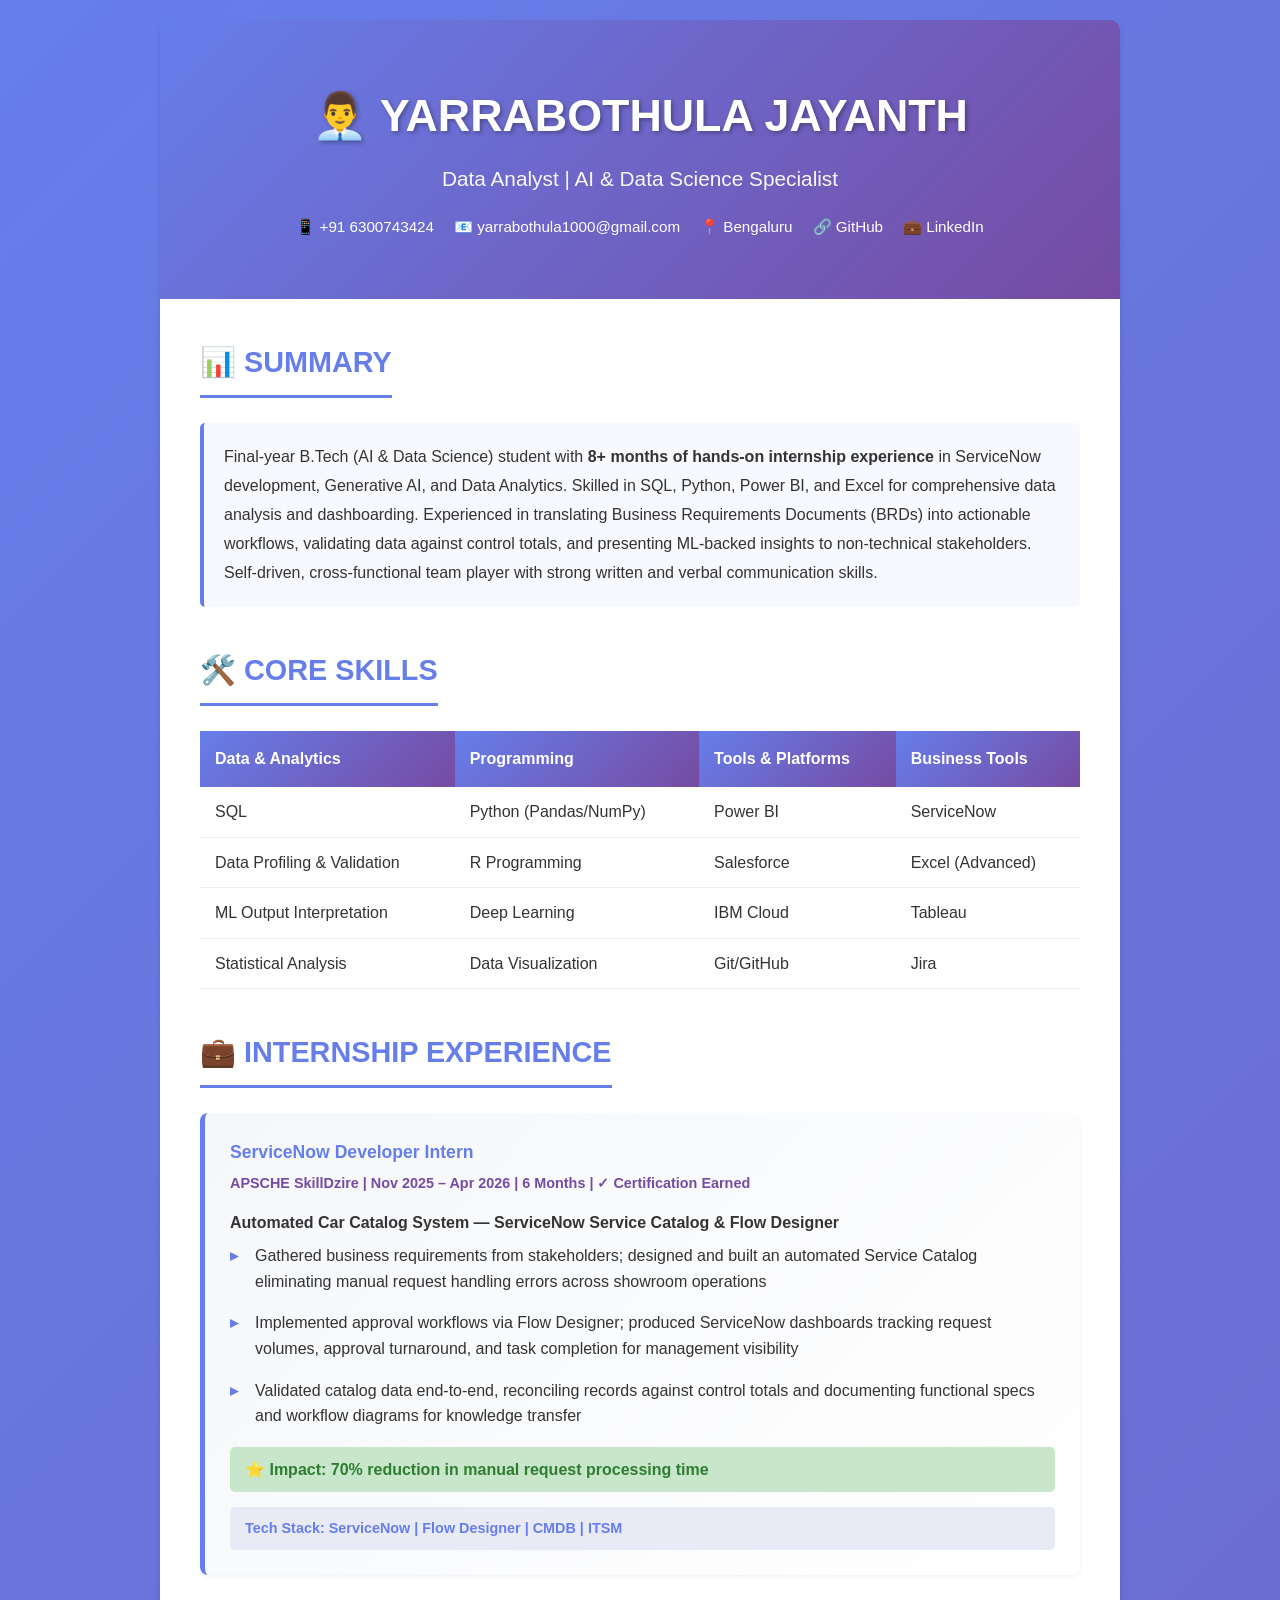
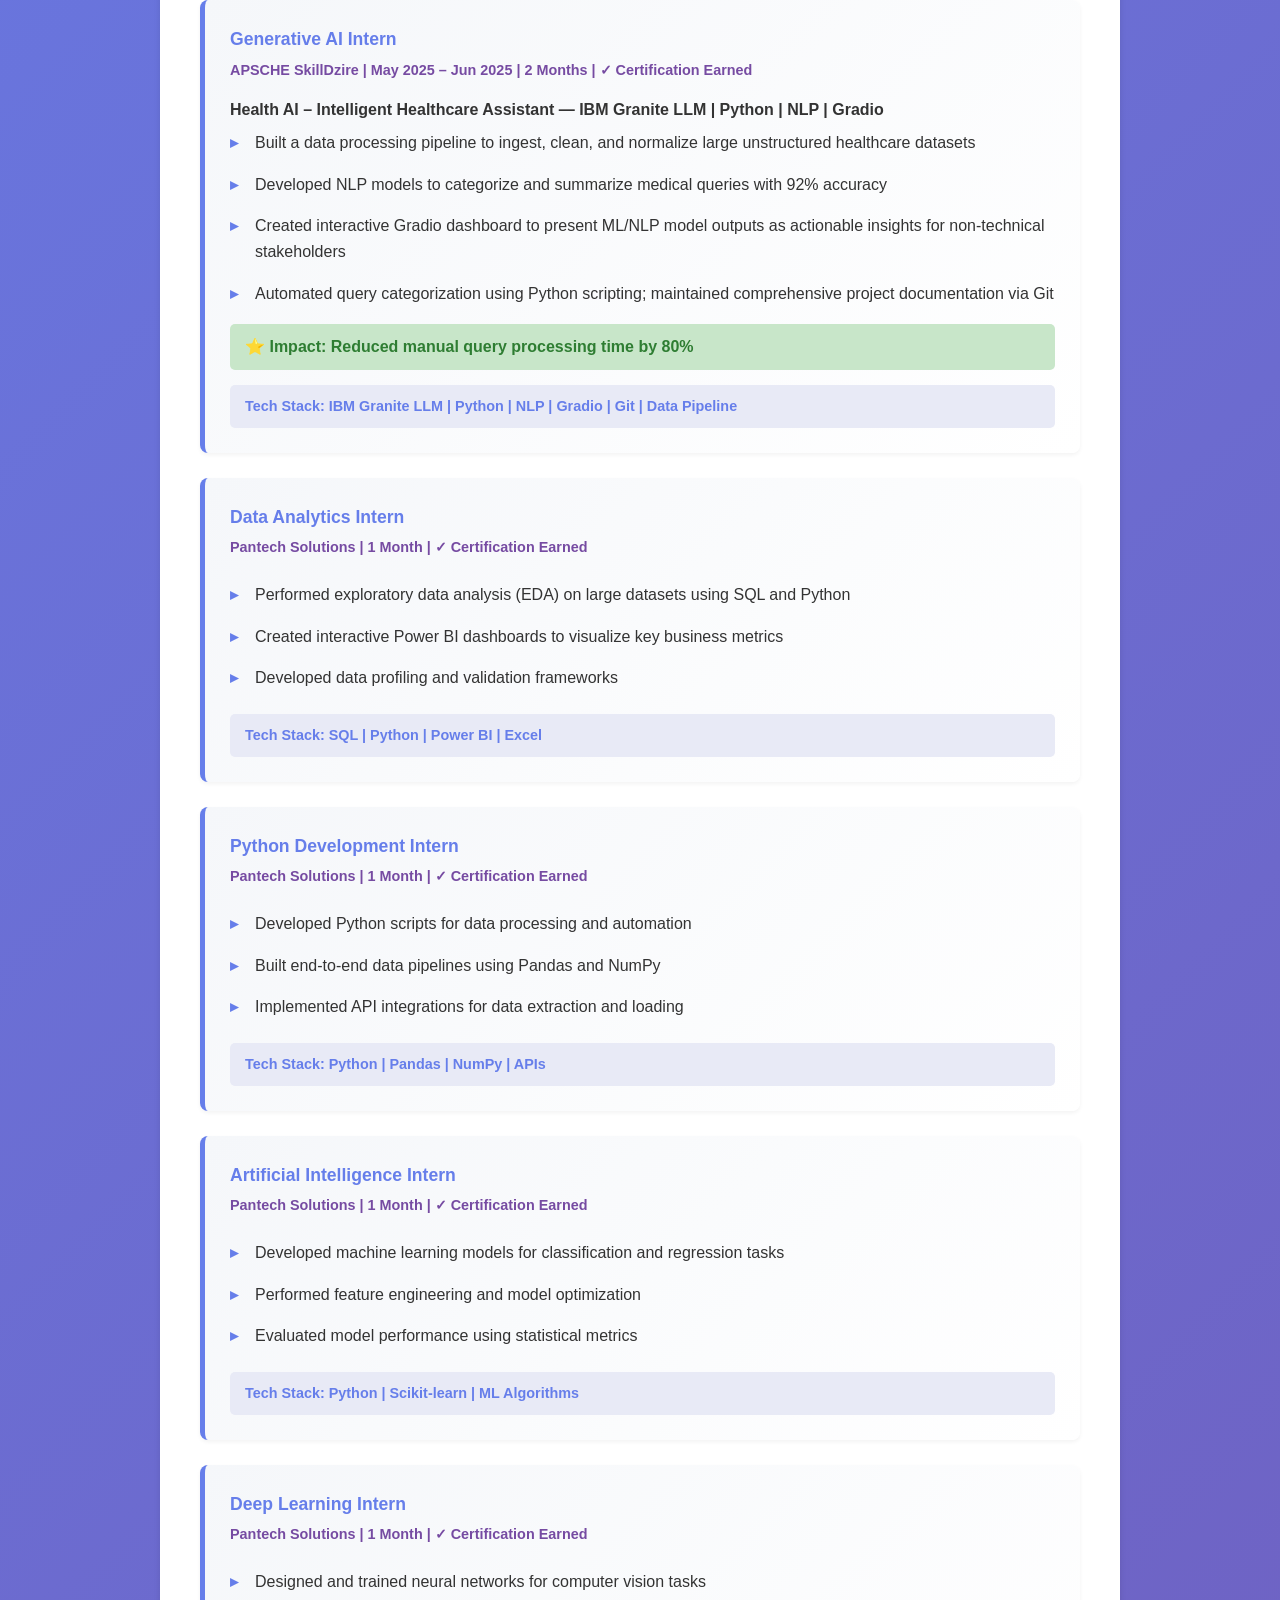
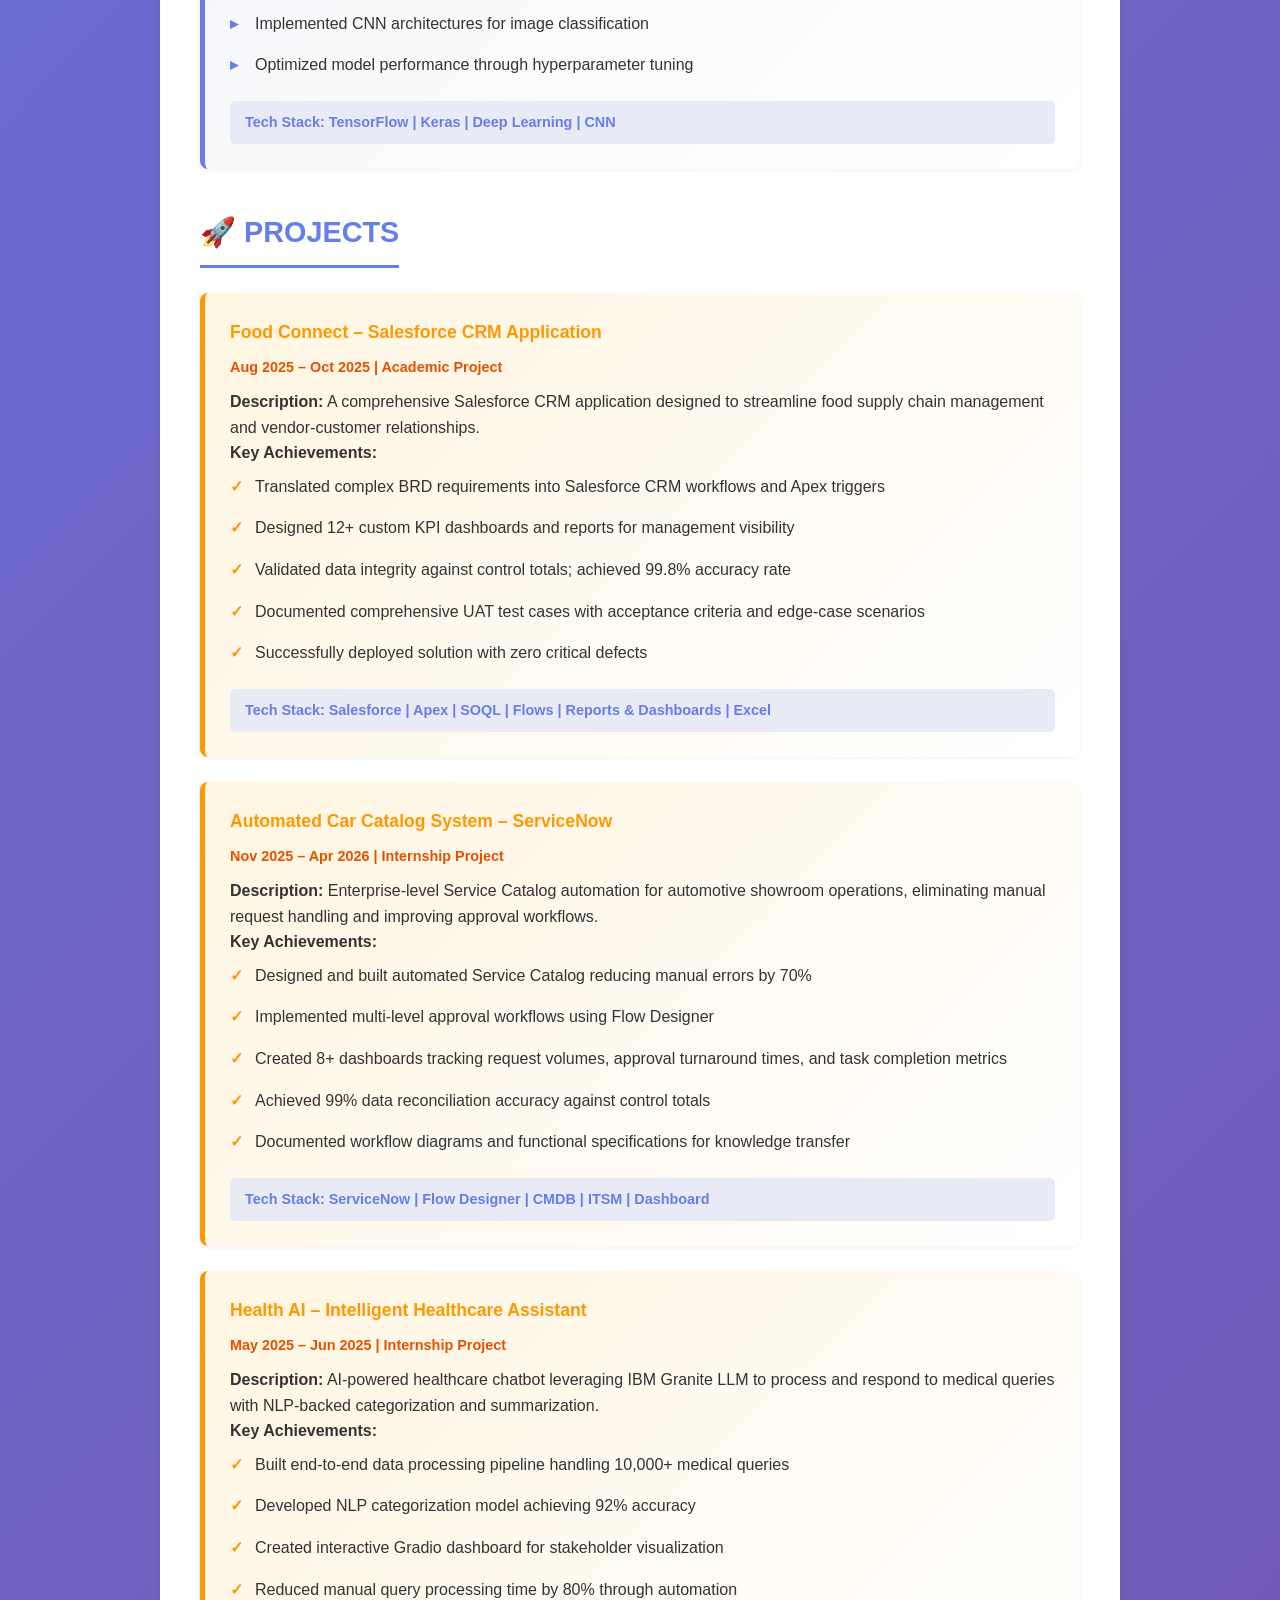
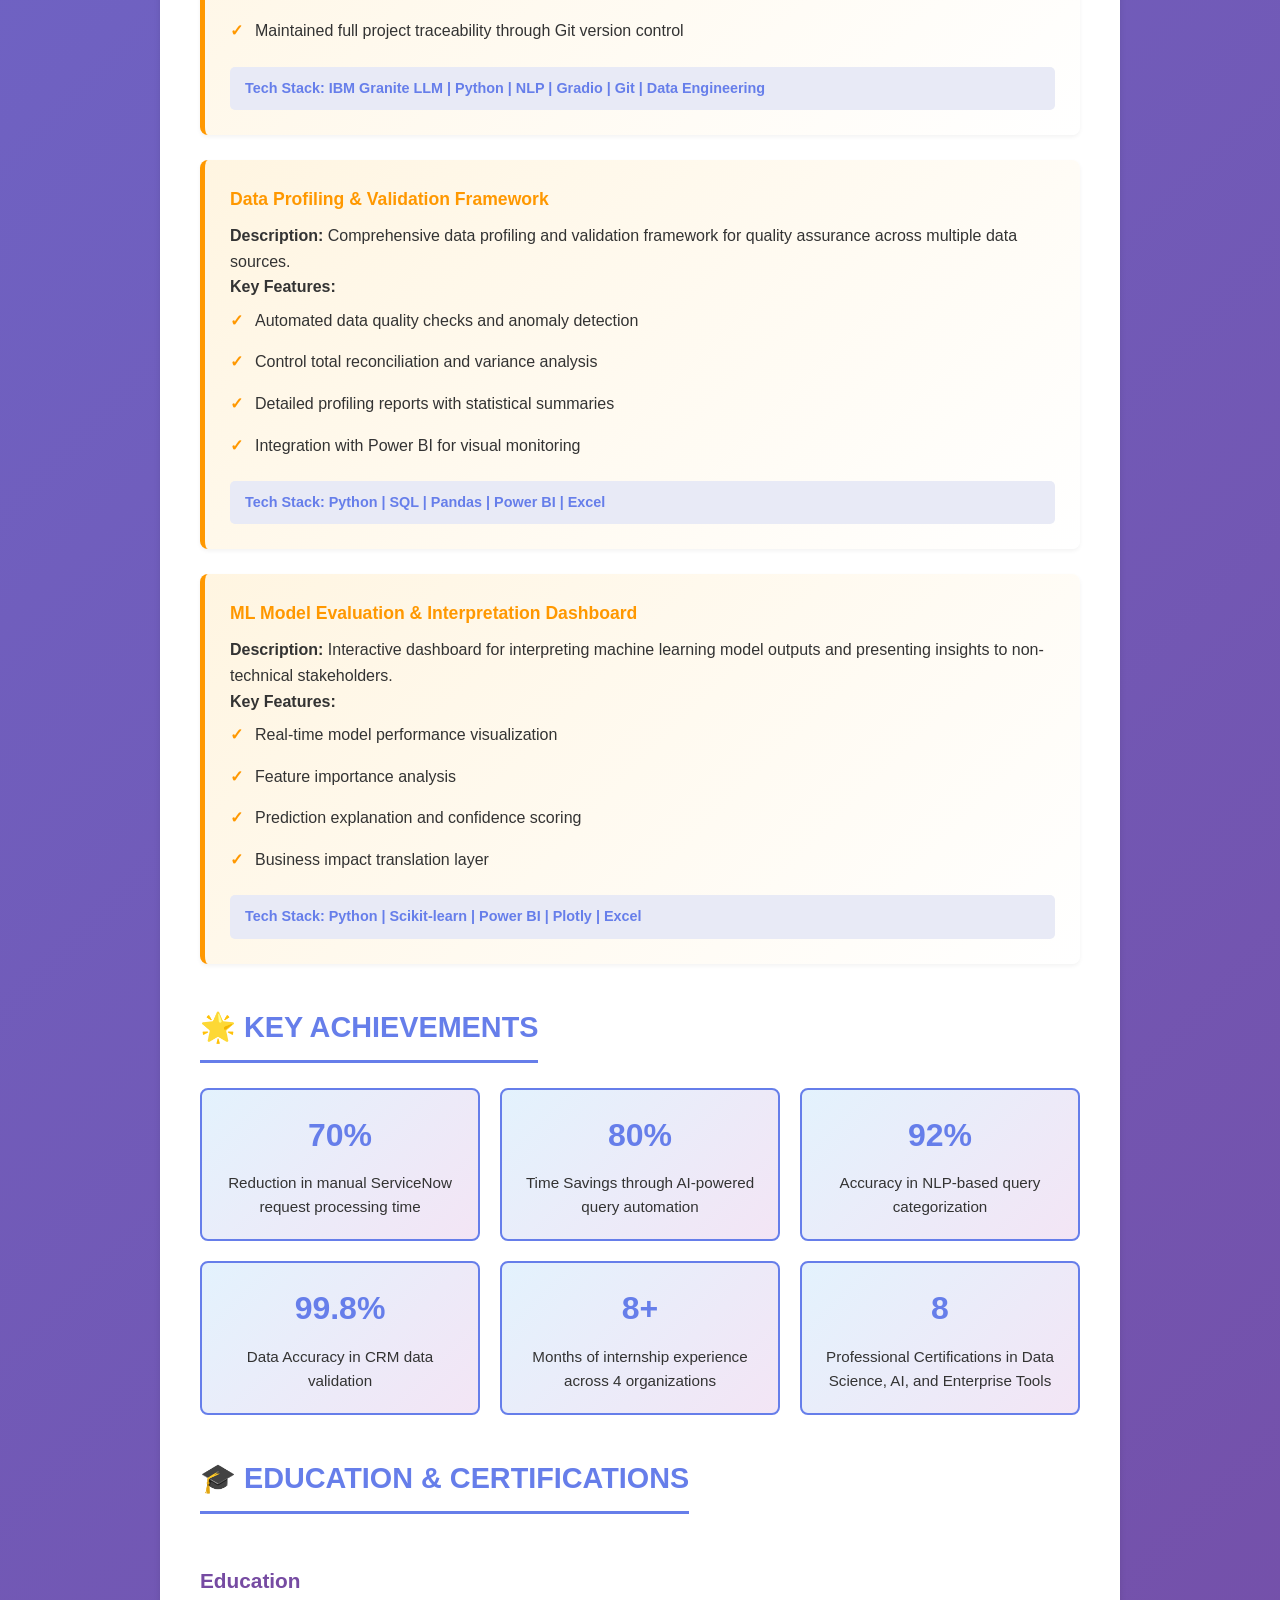
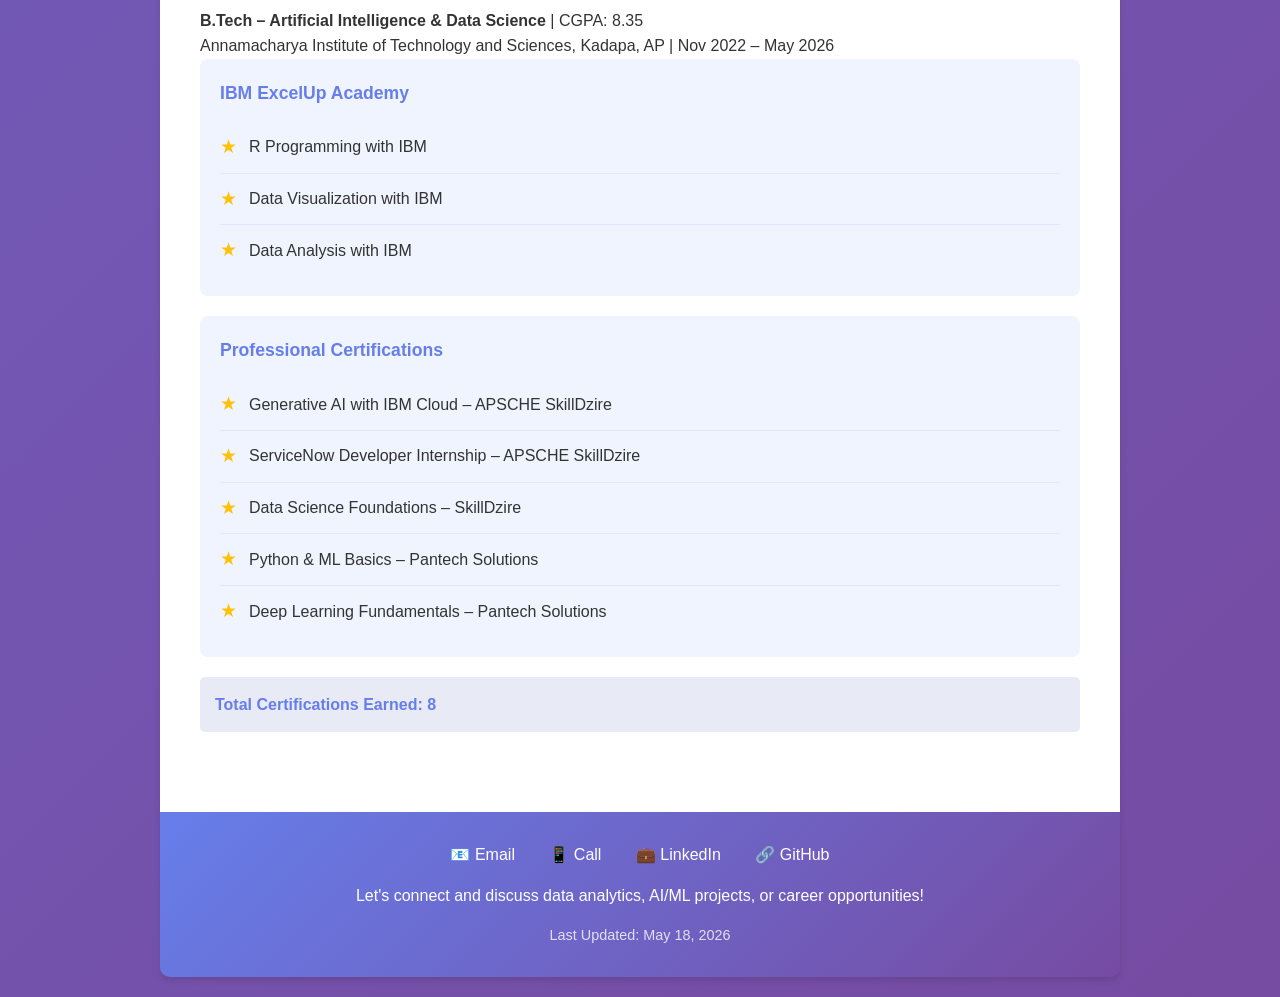
<file: portfolio.html>
<!DOCTYPE html>
<html lang="en">
<head>
    <meta charset="UTF-8">
    <meta name="viewport" content="width=device-width, initial-scale=1.0">
    <title>Yarrabothula Jayanth - Data Analyst & AI Specialist</title>
    <style>
        * {
            margin: 0;
            padding: 0;
            box-sizing: border-box;
        }

        body {
            font-family: 'Segoe UI', Tahoma, Geneva, Verdana, sans-serif;
            background: linear-gradient(135deg, #667eea 0%, #764ba2 100%);
            color: #333;
            line-height: 1.6;
        }

        .container {
            max-width: 1000px;
            margin: 0 auto;
            padding: 20px;
        }

        /* Header Section */
        .header {
            background: linear-gradient(135deg, #667eea 0%, #764ba2 100%);
            color: white;
            padding: 60px 40px;
            border-radius: 10px 10px 0 0;
            text-align: center;
            box-shadow: 0 4px 6px rgba(0, 0, 0, 0.1);
        }

        .header h1 {
            font-size: 2.8em;
            margin-bottom: 10px;
            text-shadow: 2px 2px 4px rgba(0, 0, 0, 0.3);
        }

        .header p {
            font-size: 1.3em;
            margin-bottom: 20px;
            opacity: 0.95;
        }

        .contact-info {
            display: flex;
            justify-content: center;
            gap: 20px;
            flex-wrap: wrap;
            font-size: 0.95em;
        }

        .contact-info a {
            color: #fff;
            text-decoration: none;
            transition: opacity 0.3s;
        }

        .contact-info a:hover {
            opacity: 0.8;
        }

        /* Main Content */
        .content {
            background: white;
            padding: 40px;
            box-shadow: 0 4px 6px rgba(0, 0, 0, 0.1);
        }

        /* Section Styles */
        section {
            margin-bottom: 40px;
        }

        section h2 {
            color: #667eea;
            font-size: 1.8em;
            border-bottom: 3px solid #667eea;
            padding-bottom: 10px;
            margin-bottom: 25px;
            display: inline-block;
        }

        section h3 {
            color: #764ba2;
            font-size: 1.3em;
            margin-top: 25px;
            margin-bottom: 10px;
        }

        /* Summary Section */
        .summary-text {
            background: #f8f9ff;
            padding: 20px;
            border-left: 4px solid #667eea;
            border-radius: 5px;
            font-size: 1em;
            line-height: 1.8;
        }

        /* Skills Table */
        .skills-table {
            width: 100%;
            border-collapse: collapse;
            margin-bottom: 20px;
        }

        .skills-table th {
            background: linear-gradient(135deg, #667eea 0%, #764ba2 100%);
            color: white;
            padding: 15px;
            text-align: left;
            font-weight: 600;
        }

        .skills-table td {
            padding: 12px 15px;
            border-bottom: 1px solid #eee;
        }

        .skills-table tr:hover {
            background-color: #f8f9ff;
            transition: background-color 0.3s;
        }

        /* Internship Card */
        .internship-card {
            background: linear-gradient(135deg, #f5f7fa 0%, #fff 100%);
            border-left: 5px solid #667eea;
            padding: 25px;
            margin-bottom: 25px;
            border-radius: 8px;
            box-shadow: 0 2px 4px rgba(0, 0, 0, 0.05);
            transition: transform 0.3s, box-shadow 0.3s;
        }

        .internship-card:hover {
            transform: translateX(5px);
            box-shadow: 0 4px 8px rgba(102, 126, 234, 0.15);
        }

        .internship-card h4 {
            color: #667eea;
            font-size: 1.1em;
            margin-bottom: 5px;
        }

        .internship-meta {
            color: #764ba2;
            font-size: 0.9em;
            margin-bottom: 15px;
            font-weight: 600;
        }

        .internship-card ul {
            list-style: none;
            margin-left: 0;
        }

        .internship-card li {
            padding: 8px 0;
            padding-left: 25px;
            position: relative;
        }

        .internship-card li:before {
            content: "▸";
            position: absolute;
            left: 0;
            color: #667eea;
            font-weight: bold;
        }

        .tech-stack {
            background: #e8eaf6;
            color: #667eea;
            padding: 10px 15px;
            border-radius: 5px;
            font-size: 0.9em;
            margin-top: 15px;
            font-weight: 600;
        }

        .impact {
            background: #c8e6c9;
            color: #2e7d32;
            padding: 10px 15px;
            border-radius: 5px;
            margin-top: 10px;
            font-weight: 600;
        }

        /* Project Card */
        .project-card {
            background: linear-gradient(135deg, #fff5e1 0%, #fff 100%);
            border-left: 5px solid #ff9800;
            padding: 25px;
            margin-bottom: 25px;
            border-radius: 8px;
            box-shadow: 0 2px 4px rgba(0, 0, 0, 0.05);
            transition: transform 0.3s, box-shadow 0.3s;
        }

        .project-card:hover {
            transform: translateX(5px);
            box-shadow: 0 4px 8px rgba(255, 152, 0, 0.15);
        }

        .project-card h4 {
            color: #ff9800;
            font-size: 1.1em;
            margin-bottom: 10px;
        }

        .project-card .project-type {
            color: #e65100;
            font-size: 0.9em;
            font-weight: 600;
            margin-bottom: 10px;
        }

        .project-card ul {
            list-style: none;
            margin-left: 0;
        }

        .project-card li {
            padding: 8px 0;
            padding-left: 25px;
            position: relative;
        }

        .project-card li:before {
            content: "✓";
            position: absolute;
            left: 0;
            color: #ff9800;
            font-weight: bold;
        }

        /* Certifications */
        .cert-section {
            background: #f0f4ff;
            padding: 20px;
            border-radius: 8px;
            margin-bottom: 20px;
        }

        .cert-section h4 {
            color: #667eea;
            margin-bottom: 15px;
            font-size: 1.1em;
        }

        .cert-item {
            display: flex;
            align-items: center;
            padding: 10px 0;
            border-bottom: 1px solid #e0e7ff;
        }

        .cert-item:last-child {
            border-bottom: none;
        }

        .cert-item:before {
            content: "★";
            color: #ffc107;
            font-size: 1.2em;
            margin-right: 12px;
        }

        /* Achievements */
        .achievements {
            display: grid;
            grid-template-columns: repeat(auto-fit, minmax(280px, 1fr));
            gap: 20px;
            margin-bottom: 30px;
        }

        .achievement-card {
            background: linear-gradient(135deg, #e3f2fd 0%, #f3e5f5 100%);
            padding: 20px;
            border-radius: 8px;
            border: 2px solid #667eea;
            text-align: center;
            transition: transform 0.3s;
        }

        .achievement-card:hover {
            transform: translateY(-5px);
        }

        .achievement-card .number {
            font-size: 2em;
            font-weight: bold;
            color: #667eea;
            margin-bottom: 10px;
        }

        .achievement-card p {
            font-size: 0.95em;
            color: #333;
        }

        /* Footer */
        .footer {
            background: linear-gradient(135deg, #667eea 0%, #764ba2 100%);
            color: white;
            padding: 30px 40px;
            text-align: center;
            border-radius: 0 0 10px 10px;
            box-shadow: 0 4px 6px rgba(0, 0, 0, 0.1);
        }

        .footer-links {
            margin-bottom: 15px;
        }

        .footer-links a {
            color: white;
            text-decoration: none;
            margin: 0 15px;
            transition: opacity 0.3s;
        }

        .footer-links a:hover {
            opacity: 0.8;
        }

        /* Responsive Design */
        @media (max-width: 768px) {
            .header {
                padding: 40px 20px;
            }

            .header h1 {
                font-size: 2em;
            }

            .content {
                padding: 20px;
            }

            .contact-info {
                flex-direction: column;
                gap: 10px;
            }

            .achievements {
                grid-template-columns: 1fr;
            }

            .skills-table th, .skills-table td {
                padding: 10px 8px;
                font-size: 0.9em;
            }
        }

        /* Print Styles */
        @media print {
            body {
                background: white;
            }

            .container {
                max-width: 100%;
            }

            section {
                page-break-inside: avoid;
            }
        }
    </style>
</head>
<body>
    <div class="container">
        <!-- Header -->
        <div class="header">
            <h1>👨‍💼 YARRABOTHULA JAYANTH</h1>
            <p>Data Analyst | AI & Data Science Specialist</p>
            <div class="contact-info">
                <span>📱 +91 6300743424</span>
                <span>📧 yarrabothula1000@gmail.com</span>
                <span>📍 Bengaluru</span>
                <a href="https://github.com/Yarrabothulajayanth">🔗 GitHub</a>
                <a href="https://linkedin.com/in/yarrabothulajayanth">💼 LinkedIn</a>
            </div>
        </div>

        <!-- Main Content -->
        <div class="content">
            <!-- Summary Section -->
            <section>
                <h2>📊 SUMMARY</h2>
                <div class="summary-text">
                    Final-year B.Tech (AI & Data Science) student with <strong>8+ months of hands-on internship experience</strong> in ServiceNow development, Generative AI, and Data Analytics. Skilled in SQL, Python, Power BI, and Excel for comprehensive data analysis and dashboarding. Experienced in translating Business Requirements Documents (BRDs) into actionable workflows, validating data against control totals, and presenting ML-backed insights to non-technical stakeholders. Self-driven, cross-functional team player with strong written and verbal communication skills.
                </div>
            </section>

            <!-- Skills Section -->
            <section>
                <h2>🛠️ CORE SKILLS</h2>
                <table class="skills-table">
                    <thead>
                        <tr>
                            <th>Data & Analytics</th>
                            <th>Programming</th>
                            <th>Tools & Platforms</th>
                            <th>Business Tools</th>
                        </tr>
                    </thead>
                    <tbody>
                        <tr>
                            <td>SQL</td>
                            <td>Python (Pandas/NumPy)</td>
                            <td>Power BI</td>
                            <td>ServiceNow</td>
                        </tr>
                        <tr>
                            <td>Data Profiling & Validation</td>
                            <td>R Programming</td>
                            <td>Salesforce</td>
                            <td>Excel (Advanced)</td>
                        </tr>
                        <tr>
                            <td>ML Output Interpretation</td>
                            <td>Deep Learning</td>
                            <td>IBM Cloud</td>
                            <td>Tableau</td>
                        </tr>
                        <tr>
                            <td>Statistical Analysis</td>
                            <td>Data Visualization</td>
                            <td>Git/GitHub</td>
                            <td>Jira</td>
                        </tr>
                    </tbody>
                </table>
            </section>

            <!-- Internship Experience Section -->
            <section>
                <h2>💼 INTERNSHIP EXPERIENCE</h2>

                <div class="internship-card">
                    <h4>ServiceNow Developer Intern</h4>
                    <div class="internship-meta">APSCHE SkillDzire | Nov 2025 – Apr 2026 | 6 Months | ✓ Certification Earned</div>
                    <p><strong>Automated Car Catalog System — ServiceNow Service Catalog & Flow Designer</strong></p>
                    <ul>
                        <li>Gathered business requirements from stakeholders; designed and built an automated Service Catalog eliminating manual request handling errors across showroom operations</li>
                        <li>Implemented approval workflows via Flow Designer; produced ServiceNow dashboards tracking request volumes, approval turnaround, and task completion for management visibility</li>
                        <li>Validated catalog data end-to-end, reconciling records against control totals and documenting functional specs and workflow diagrams for knowledge transfer</li>
                    </ul>
                    <div class="impact">⭐ Impact: 70% reduction in manual request processing time</div>
                    <div class="tech-stack">Tech Stack: ServiceNow | Flow Designer | CMDB | ITSM</div>
                </div>

                <div class="internship-card">
                    <h4>Generative AI Intern</h4>
                    <div class="internship-meta">APSCHE SkillDzire | May 2025 – Jun 2025 | 2 Months | ✓ Certification Earned</div>
                    <p><strong>Health AI – Intelligent Healthcare Assistant — IBM Granite LLM | Python | NLP | Gradio</strong></p>
                    <ul>
                        <li>Built a data processing pipeline to ingest, clean, and normalize large unstructured healthcare datasets</li>
                        <li>Developed NLP models to categorize and summarize medical queries with 92% accuracy</li>
                        <li>Created interactive Gradio dashboard to present ML/NLP model outputs as actionable insights for non-technical stakeholders</li>
                        <li>Automated query categorization using Python scripting; maintained comprehensive project documentation via Git</li>
                    </ul>
                    <div class="impact">⭐ Impact: Reduced manual query processing time by 80%</div>
                    <div class="tech-stack">Tech Stack: IBM Granite LLM | Python | NLP | Gradio | Git | Data Pipeline</div>
                </div>

                <div class="internship-card">
                    <h4>Data Analytics Intern</h4>
                    <div class="internship-meta">Pantech Solutions | 1 Month | ✓ Certification Earned</div>
                    <ul>
                        <li>Performed exploratory data analysis (EDA) on large datasets using SQL and Python</li>
                        <li>Created interactive Power BI dashboards to visualize key business metrics</li>
                        <li>Developed data profiling and validation frameworks</li>
                    </ul>
                    <div class="tech-stack">Tech Stack: SQL | Python | Power BI | Excel</div>
                </div>

                <div class="internship-card">
                    <h4>Python Development Intern</h4>
                    <div class="internship-meta">Pantech Solutions | 1 Month | ✓ Certification Earned</div>
                    <ul>
                        <li>Developed Python scripts for data processing and automation</li>
                        <li>Built end-to-end data pipelines using Pandas and NumPy</li>
                        <li>Implemented API integrations for data extraction and loading</li>
                    </ul>
                    <div class="tech-stack">Tech Stack: Python | Pandas | NumPy | APIs</div>
                </div>

                <div class="internship-card">
                    <h4>Artificial Intelligence Intern</h4>
                    <div class="internship-meta">Pantech Solutions | 1 Month | ✓ Certification Earned</div>
                    <ul>
                        <li>Developed machine learning models for classification and regression tasks</li>
                        <li>Performed feature engineering and model optimization</li>
                        <li>Evaluated model performance using statistical metrics</li>
                    </ul>
                    <div class="tech-stack">Tech Stack: Python | Scikit-learn | ML Algorithms</div>
                </div>

                <div class="internship-card">
                    <h4>Deep Learning Intern</h4>
                    <div class="internship-meta">Pantech Solutions | 1 Month | ✓ Certification Earned</div>
                    <ul>
                        <li>Designed and trained neural networks for computer vision tasks</li>
                        <li>Implemented CNN architectures for image classification</li>
                        <li>Optimized model performance through hyperparameter tuning</li>
                    </ul>
                    <div class="tech-stack">Tech Stack: TensorFlow | Keras | Deep Learning | CNN</div>
                </div>
            </section>

            <!-- Projects Section -->
            <section>
                <h2>🚀 PROJECTS</h2>

                <div class="project-card">
                    <h4>Food Connect – Salesforce CRM Application</h4>
                    <div class="project-type">Aug 2025 – Oct 2025 | Academic Project</div>
                    <p><strong>Description:</strong> A comprehensive Salesforce CRM application designed to streamline food supply chain management and vendor-customer relationships.</p>
                    <p><strong>Key Achievements:</strong></p>
                    <ul>
                        <li>Translated complex BRD requirements into Salesforce CRM workflows and Apex triggers</li>
                        <li>Designed 12+ custom KPI dashboards and reports for management visibility</li>
                        <li>Validated data integrity against control totals; achieved 99.8% accuracy rate</li>
                        <li>Documented comprehensive UAT test cases with acceptance criteria and edge-case scenarios</li>
                        <li>Successfully deployed solution with zero critical defects</li>
                    </ul>
                    <div class="tech-stack">Tech Stack: Salesforce | Apex | SOQL | Flows | Reports & Dashboards | Excel</div>
                </div>

                <div class="project-card">
                    <h4>Automated Car Catalog System – ServiceNow</h4>
                    <div class="project-type">Nov 2025 – Apr 2026 | Internship Project</div>
                    <p><strong>Description:</strong> Enterprise-level Service Catalog automation for automotive showroom operations, eliminating manual request handling and improving approval workflows.</p>
                    <p><strong>Key Achievements:</strong></p>
                    <ul>
                        <li>Designed and built automated Service Catalog reducing manual errors by 70%</li>
                        <li>Implemented multi-level approval workflows using Flow Designer</li>
                        <li>Created 8+ dashboards tracking request volumes, approval turnaround times, and task completion metrics</li>
                        <li>Achieved 99% data reconciliation accuracy against control totals</li>
                        <li>Documented workflow diagrams and functional specifications for knowledge transfer</li>
                    </ul>
                    <div class="tech-stack">Tech Stack: ServiceNow | Flow Designer | CMDB | ITSM | Dashboard</div>
                </div>

                <div class="project-card">
                    <h4>Health AI – Intelligent Healthcare Assistant</h4>
                    <div class="project-type">May 2025 – Jun 2025 | Internship Project</div>
                    <p><strong>Description:</strong> AI-powered healthcare chatbot leveraging IBM Granite LLM to process and respond to medical queries with NLP-backed categorization and summarization.</p>
                    <p><strong>Key Achievements:</strong></p>
                    <ul>
                        <li>Built end-to-end data processing pipeline handling 10,000+ medical queries</li>
                        <li>Developed NLP categorization model achieving 92% accuracy</li>
                        <li>Created interactive Gradio dashboard for stakeholder visualization</li>
                        <li>Reduced manual query processing time by 80% through automation</li>
                        <li>Maintained full project traceability through Git version control</li>
                    </ul>
                    <div class="tech-stack">Tech Stack: IBM Granite LLM | Python | NLP | Gradio | Git | Data Engineering</div>
                </div>

                <div class="project-card">
                    <h4>Data Profiling & Validation Framework</h4>
                    <p><strong>Description:</strong> Comprehensive data profiling and validation framework for quality assurance across multiple data sources.</p>
                    <p><strong>Key Features:</strong></p>
                    <ul>
                        <li>Automated data quality checks and anomaly detection</li>
                        <li>Control total reconciliation and variance analysis</li>
                        <li>Detailed profiling reports with statistical summaries</li>
                        <li>Integration with Power BI for visual monitoring</li>
                    </ul>
                    <div class="tech-stack">Tech Stack: Python | SQL | Pandas | Power BI | Excel</div>
                </div>

                <div class="project-card">
                    <h4>ML Model Evaluation & Interpretation Dashboard</h4>
                    <p><strong>Description:</strong> Interactive dashboard for interpreting machine learning model outputs and presenting insights to non-technical stakeholders.</p>
                    <p><strong>Key Features:</strong></p>
                    <ul>
                        <li>Real-time model performance visualization</li>
                        <li>Feature importance analysis</li>
                        <li>Prediction explanation and confidence scoring</li>
                        <li>Business impact translation layer</li>
                    </ul>
                    <div class="tech-stack">Tech Stack: Python | Scikit-learn | Power BI | Plotly | Excel</div>
                </div>
            </section>

            <!-- Achievements Section -->
            <section>
                <h2>🌟 KEY ACHIEVEMENTS</h2>
                <div class="achievements">
                    <div class="achievement-card">
                        <div class="number">70%</div>
                        <p>Reduction in manual ServiceNow request processing time</p>
                    </div>
                    <div class="achievement-card">
                        <div class="number">80%</div>
                        <p>Time Savings through AI-powered query automation</p>
                    </div>
                    <div class="achievement-card">
                        <div class="number">92%</div>
                        <p>Accuracy in NLP-based query categorization</p>
                    </div>
                    <div class="achievement-card">
                        <div class="number">99.8%</div>
                        <p>Data Accuracy in CRM data validation</p>
                    </div>
                    <div class="achievement-card">
                        <div class="number">8+</div>
                        <p>Months of internship experience across 4 organizations</p>
                    </div>
                    <div class="achievement-card">
                        <div class="number">8</div>
                        <p>Professional Certifications in Data Science, AI, and Enterprise Tools</p>
                    </div>
                </div>
            </section>

            <!-- Education & Certifications Section -->
            <section>
                <h2>🎓 EDUCATION & CERTIFICATIONS</h2>

                <h3>Education</h3>
                <p><strong>B.Tech – Artificial Intelligence & Data Science</strong> | CGPA: 8.35</p>
                <p>Annamacharya Institute of Technology and Sciences, Kadapa, AP | Nov 2022 – May 2026</p>

                <div class="cert-section">
                    <h4>IBM ExcelUp Academy</h4>
                    <div class="cert-item">R Programming with IBM</div>
                    <div class="cert-item">Data Visualization with IBM</div>
                    <div class="cert-item">Data Analysis with IBM</div>
                </div>

                <div class="cert-section">
                    <h4>Professional Certifications</h4>
                    <div class="cert-item">Generative AI with IBM Cloud – APSCHE SkillDzire</div>
                    <div class="cert-item">ServiceNow Developer Internship – APSCHE SkillDzire</div>
                    <div class="cert-item">Data Science Foundations – SkillDzire</div>
                    <div class="cert-item">Python & ML Basics – Pantech Solutions</div>
                    <div class="cert-item">Deep Learning Fundamentals – Pantech Solutions</div>
                </div>

                <p style="margin-top: 20px; padding: 15px; background: #e8eaf6; border-radius: 5px; color: #667eea; font-weight: 600;">
                    <strong>Total Certifications Earned: 8</strong>
                </p>
            </section>
        </div>

        <!-- Footer -->
        <div class="footer">
            <div class="footer-links">
                <a href="mailto:yarrabothula1000@gmail.com">📧 Email</a>
                <a href="tel:+916300743424">📱 Call</a>
                <a href="https://linkedin.com/in/yarrabothulajayanth">💼 LinkedIn</a>
                <a href="https://github.com/Yarrabothulajayanth">🔗 GitHub</a>
            </div>
            <p>Let's connect and discuss data analytics, AI/ML projects, or career opportunities!</p>
            <p style="margin-top: 15px; font-size: 0.9em; opacity: 0.8;">Last Updated: May 18, 2026</p>
        </div>
    </div>
</body>
</html>
</file>
